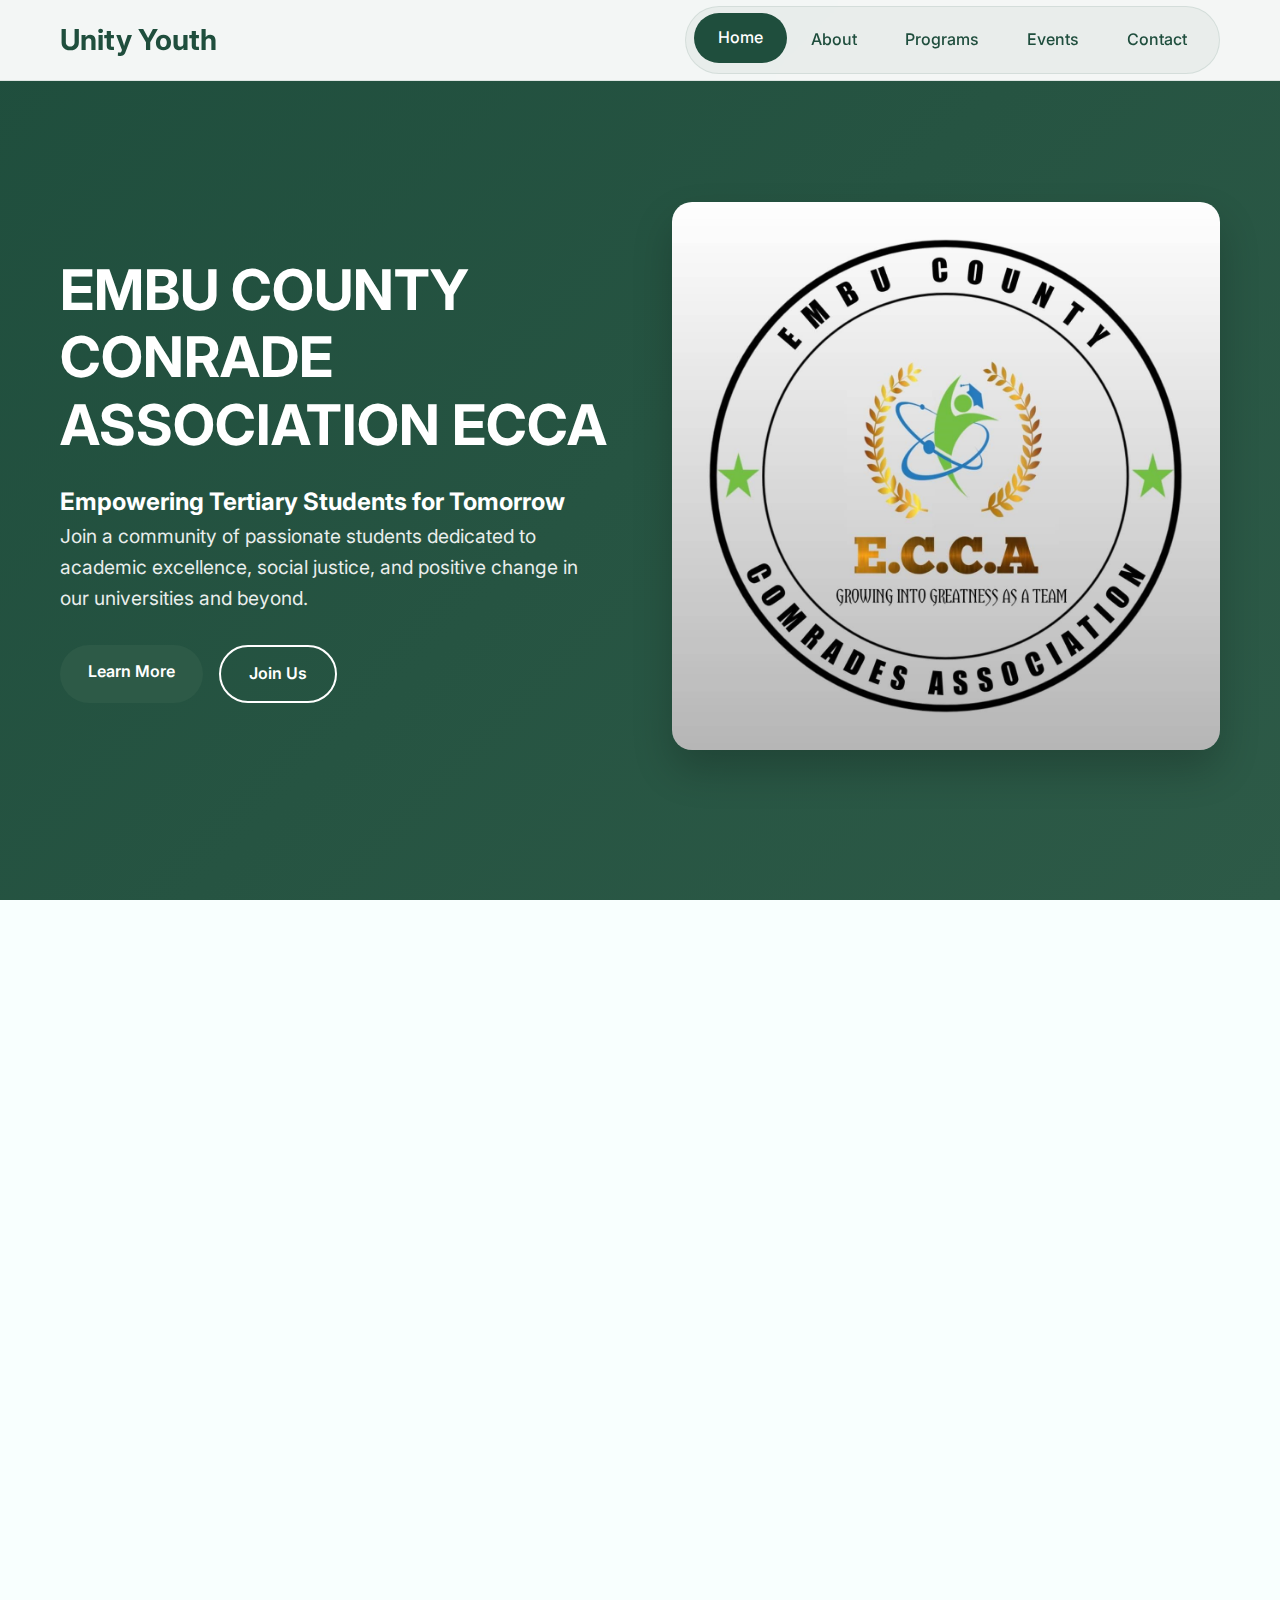
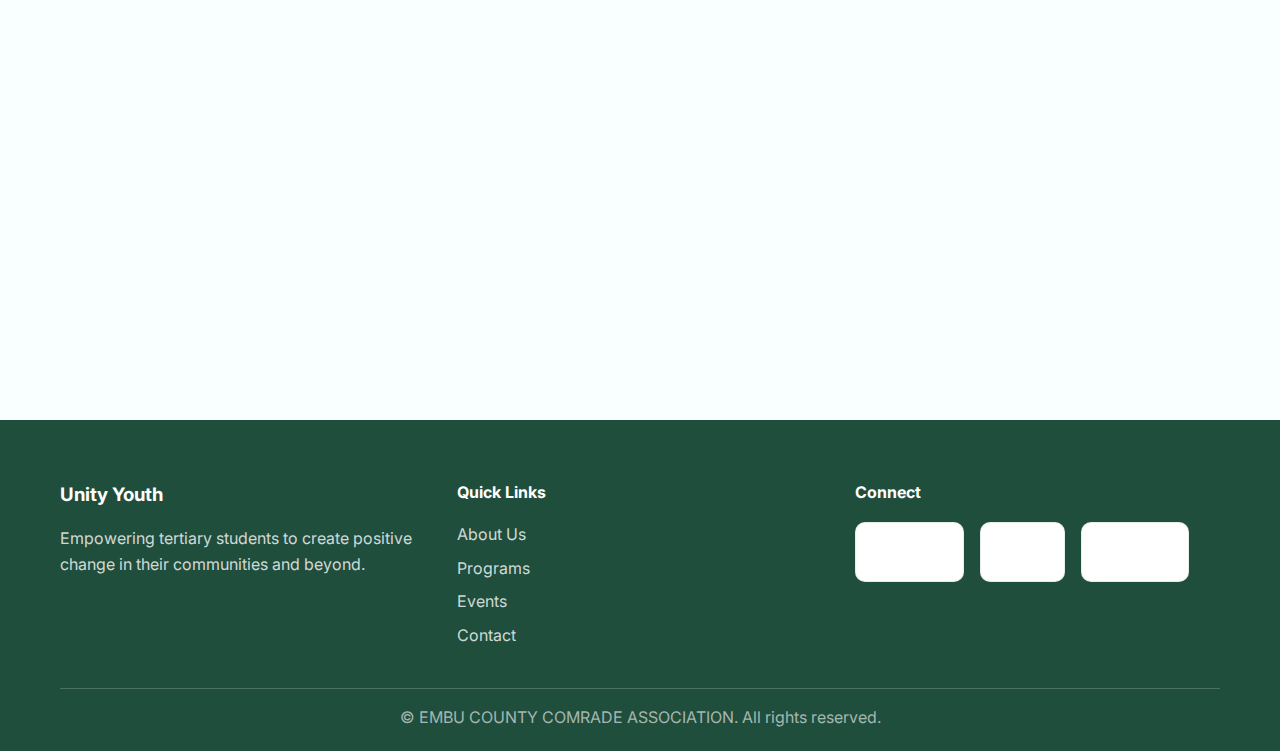
<file: index.html>
<!DOCTYPE html>
<html lang="en">
<head>
    <meta charset="UTF-8">
    <meta name="viewport" content="width=device-width, initial-scale=1.0">
    <title>Unity Youth Organization - Home</title>
    <link rel="stylesheet" href="ecca.css">
    <link href="https://fonts.googleapis.com/css2?family=Inter:wght@300;400;500;600;700&display=swap" rel="stylesheet">
</head>
<body>
    <!-- Animated Background -->
    <div class="animated-bg">
        <div class="floating-shapes">
            <div class="shape shape-1"></div>
            <div class="shape shape-2"></div>
            <div class="shape shape-3"></div>
            <div class="shape shape-4"></div>
            <div class="shape shape-5"></div>
        </div>
    </div>

    <!-- Navigation -->
    <nav class="navbar" id="navbar">
        <div class="nav-container">
            <div class="nav-logo">
                <h2>Unity Youth</h2>
            </div>
            <div class="nav-box">
                <ul class="nav-menu" id="nav-menu">
                    <li class="nav-item">
                        <a href="ecca.html" class="nav-link active">Home</a>
                    </li>
                    <li class="nav-item">
                        <a href="about.html" class="nav-link">About</a>
                    </li>
                    <li class="nav-item">
                        <a href="program.html" class="nav-link">Programs</a>
                    </li>
                    <li class="nav-item">
                        <a href="event.html" class="nav-link">Events</a>
                    </li>
                    <li class="nav-item">
                        <a href="contact.html" class="nav-link">Contact</a>
                    </li>
                </ul>
            </div>
            <div class="nav-toggle" id="mobile-menu">
                <span class="bar"></span>
                <span class="bar"></span>
                <span class="bar"></span>
            </div>
        </div>
    </nav>

    <!-- Hero Section -->
    <section class="hero">
        <div class="hero-container">
            <div class="hero-content">
                <h1 class="hero-title"> EMBU COUNTY CONRADE ASSOCIATION   ECCA</h1> 
                  <h2> Empowering Tertiary Students for Tomorrow
                </h2>
                <p class="hero-description">
                    Join a community of passionate students dedicated to academic excellence, 
                    social justice, and positive change in our universities and beyond.
                </p>
                <div class="hero-buttons">
                    <a href="about.html" class="btn btn-primary">Learn More</a>
                    <a href="contact.html" class="btn btn-secondary">Join Us</a>
                </div>
            </div>
            <div class="hero-image">
                <img src="images/logo.png" alt="Students working together" />
            </div>
        </div>
    </section>

    <!-- Quick Stats -->
    <section class="stats">
        <div class="container">
            <div class="stats-grid">
                <div class="stat-card">
                    <div class="stat-number" data-target="500">0</div>
                    <div class="stat-label">Active Members</div>
                </div>
                <div class="stat-card">
                    <div class="stat-number" data-target="50">0</div>
                    <div class="stat-label">Universities</div>
                </div>
                <div class="stat-card">
                    <div class="stat-number" data-target="200">0</div>
                    <div class="stat-label">Events Held</div>
                </div>
                <div class="stat-card">
                    <div class="stat-number" data-target="1000">0</div>
                    <div class="stat-label">Lives Impacted</div>
                </div>
            </div>
        </div>
    </section>

    <!-- Mission Statement -->
    <section class="mission">
        <div class="container">
            <div class="mission-content">
                <h2>Our Mission</h2>
                <p>To create a unified platform where tertiary students can collaborate, learn, and drive meaningful change in their communities while building lasting networks that transcend institutional boundaries.</p>
                <div class="mission-values">
                    <div class="value">
                        <h3>Unity</h3>
                        <p>Bringing students together across all institutions</p>
                    </div>
                    <div class="value">
                        <h3>Excellence</h3>
                        <p>Striving for academic and personal growth</p>
                    </div>
                    <div class="value">
                        <h3>Impact</h3>
                        <p>Creating positive change in our communities</p>
                    </div>
                </div>
            </div>
        </div>
    </section>

    <!-- Footer -->
    <footer class="footer">
        <div class="container">
            <div class="footer-content">
                <div class="footer-section">
                    <h3>Unity Youth</h3>
                    <p>Empowering tertiary students to create positive change in their communities and beyond.</p>
                </div>
                <div class="footer-section">
                    <h4>Quick Links</h4>
                    <ul>
                        <li><a href="about.html">About Us</a></li>
                        <li><a href="program.html">Programs</a></li>
                        <li><a href="event.html">Events</a></li>
                        <li><a href="contact.html">Contact</a></li>
                    </ul>
                </div>
                <div class="footer-section">
                    <h4>Connect</h4>
                    <div class="footer-social">
                        <a href="#" class="social-link">Facebook</a>
                        <a href="#" class="social-link">Twitter</a>
                        <a href="#" class="social-link">Instagram</a>
                    </div>
                </div>
            </div>
            <div class="footer-bottom">
                <p>&copy; EMBU COUNTY COMRADE ASSOCIATION. All rights reserved.</p>
            </div>
        </div>
    </footer>

    <script src="ecca.js"></script>
</body>
</html>
</file>
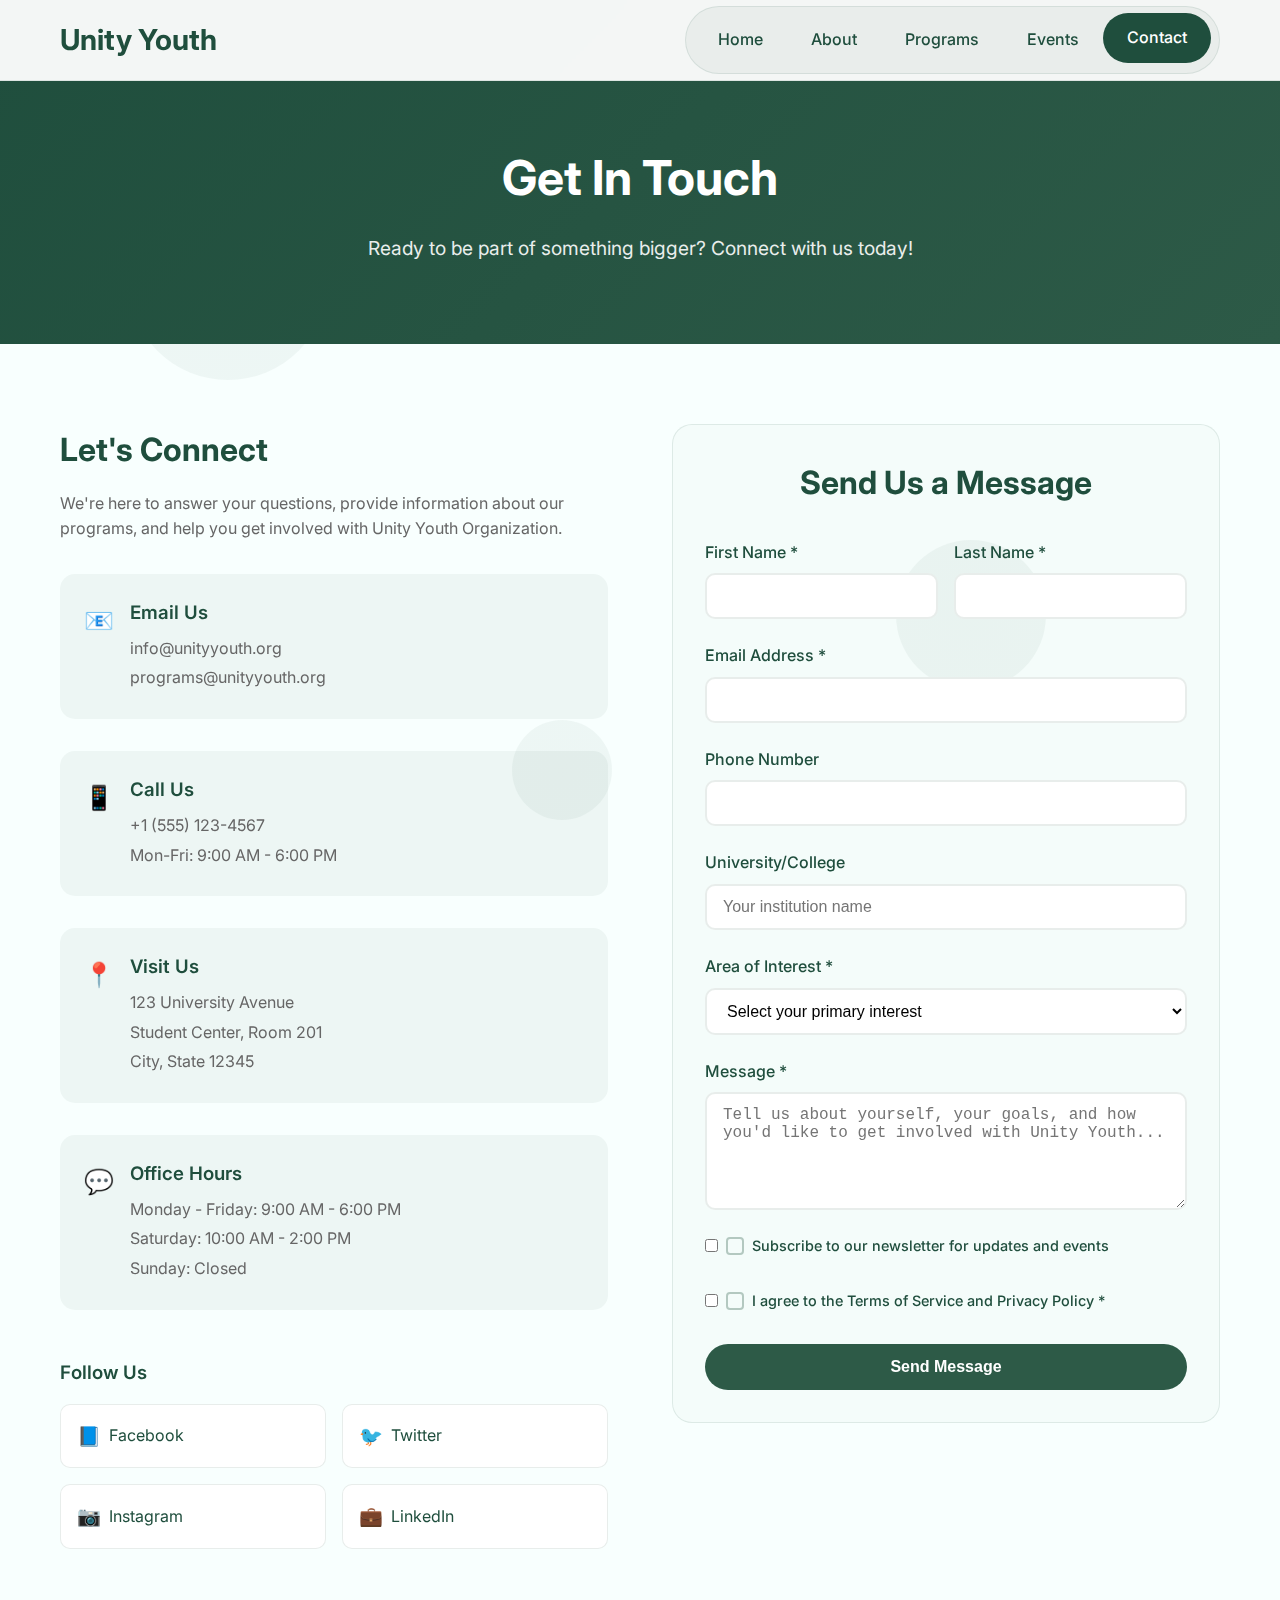
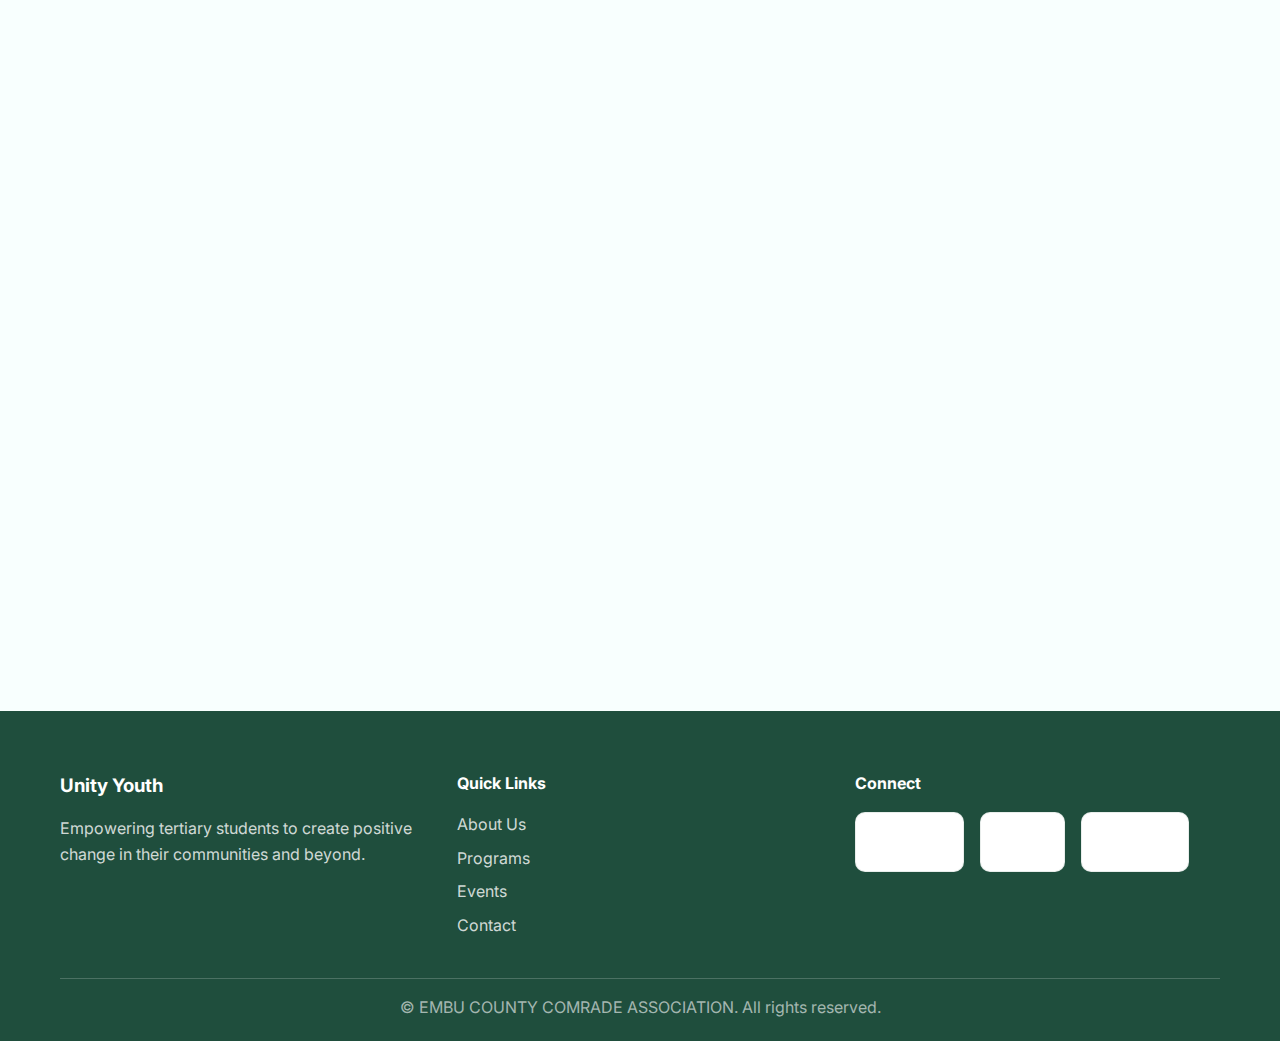
<file: contact.html>
<!DOCTYPE html>
<html lang="en">
<head>
    <meta charset="UTF-8">
    <meta name="viewport" content="width=device-width, initial-scale=1.0">
    <title>Unity Youth Organization - Contact</title>
    <link rel="stylesheet" href="ecca.css">
    <link href="https://fonts.googleapis.com/css2?family=Inter:wght@300;400;500;600;700&display=swap" rel="stylesheet">
</head>
<body>
    <!-- Animated Background -->
    <div class="animated-bg">
        <div class="gradient-orbs">
            <div class="orb orb-1"></div>
            <div class="orb orb-2"></div>
            <div class="orb orb-3"></div>
        </div>
    </div>

    <!-- Navigation -->
    <nav class="navbar" id="navbar">
        <div class="nav-container">
            <div class="nav-logo">
                <h2>Unity Youth</h2>
            </div>
            <div class="nav-box">
                <ul class="nav-menu" id="nav-menu">
                    <li class="nav-item">
                        <a href="ecca.html" class="nav-link">Home</a>
                    </li>
                    <li class="nav-item">
                        <a href="about.html" class="nav-link">About</a>
                    </li>
                    <li class="nav-item">
                        <a href="program.html" class="nav-link">Programs</a>
                    </li>
                    <li class="nav-item">
                        <a href="event.html" class="nav-link">Events</a>
                    </li>
                    <li class="nav-item">
                        <a href="contact.html" class="nav-link active">Contact</a>
                    </li>
                </ul>
            </div>
            <div class="nav-toggle" id="mobile-menu">
                <span class="bar"></span>
                <span class="bar"></span>
                <span class="bar"></span>
            </div>
        </div>
    </nav>

    <!-- Page Header -->
    <section class="page-header">
        <div class="container">
            <h1>Get In Touch</h1>
            <p>Ready to be part of something bigger? Connect with us today!</p>
        </div>
    </section>

    <!-- Contact Section -->
    <section class="contact">
        <div class="container">
            <div class="contact-grid">
                <div class="contact-info">
                    <h2>Let's Connect</h2>
                    <p>We're here to answer your questions, provide information about our programs, and help you get involved with Unity Youth Organization.</p>
                    
                    <div class="contact-methods">
                        <div class="contact-method">
                            <div class="method-icon">📧</div>
                            <div class="method-content">
                                <h3>Email Us</h3>
                                <p>info@unityyouth.org</p>
                                <p>programs@unityyouth.org</p>
                            </div>
                        </div>
                        
                        <div class="contact-method">
                            <div class="method-icon">📱</div>
                            <div class="method-content">
                                <h3>Call Us</h3>
                                <p>+1 (555) 123-4567</p>
                                <p>Mon-Fri: 9:00 AM - 6:00 PM</p>
                            </div>
                        </div>
                        
                        <div class="contact-method">
                            <div class="method-icon">📍</div>
                            <div class="method-content">
                                <h3>Visit Us</h3>
                                <p>123 University Avenue</p>
                                <p>Student Center, Room 201</p>
                                <p>City, State 12345</p>
                            </div>
                        </div>
                        
                        <div class="contact-method">
                            <div class="method-icon">💬</div>
                            <div class="method-content">
                                <h3>Office Hours</h3>
                                <p>Monday - Friday: 9:00 AM - 6:00 PM</p>
                                <p>Saturday: 10:00 AM - 2:00 PM</p>
                                <p>Sunday: Closed</p>
                            </div>
                        </div>
                    </div>
                    
                    <div class="social-connect">
                        <h3>Follow Us</h3>
                        <div class="social-links">
                            <a href="#" class="social-link">
                                <span class="social-icon">📘</span>
                                <span>Facebook</span>
                            </a>
                            <a href="#" class="social-link">
                                <span class="social-icon">🐦</span>
                                <span>Twitter</span>
                            </a>
                            <a href="#" class="social-link">
                                <span class="social-icon">📷</span>
                                <span>Instagram</span>
                            </a>
                            <a href="#" class="social-link">
                                <span class="social-icon">💼</span>
                                <span>LinkedIn</span>
                            </a>
                        </div>
                    </div>
                </div>
                
                <div class="contact-form-section">
                    <div class="form-container">
                        <h2>Send Us a Message</h2>
                        <form id="contactForm" class="contact-form">
                            <div class="form-row">
                                <div class="form-group">
                                    <label for="firstName">First Name *</label>
                                    <input type="text" id="firstName" name="firstName" required>
                                </div>
                                <div class="form-group">
                                    <label for="lastName">Last Name *</label>
                                    <input type="text" id="lastName" name="lastName" required>
                                </div>
                            </div>
                            
                            <div class="form-group">
                                <label for="email">Email Address *</label>
                                <input type="email" id="email" name="email" required>
                            </div>
                            
                            <div class="form-group">
                                <label for="phone">Phone Number</label>
                                <input type="tel" id="phone" name="phone">
                            </div>
                            
                            <div class="form-group">
                                <label for="university">University/College</label>
                                <input type="text" id="university" name="university" placeholder="Your institution name">
                            </div>
                            
                            <div class="form-group">
                                <label for="interest">Area of Interest *</label>
                                <select id="interest" name="interest" required>
                                    <option value="">Select your primary interest</option>
                                    <option value="membership">General Membership</option>
                                    <option value="mentorship">Mentorship Program</option>
                                    <option value="leadership">Leadership Development</option>
                                    <option value="volunteer">Volunteer Opportunities</option>
                                    <option value="events">Event Participation</option>
                                    <option value="partnership">Partnership/Collaboration</option>
                                    <option value="other">Other</option>
                                </select>
                            </div>
                            
                            <div class="form-group">
                                <label for="message">Message *</label>
                                <textarea id="message" name="message" rows="5" placeholder="Tell us about yourself, your goals, and how you'd like to get involved with Unity Youth..." required></textarea>
                            </div>
                            
                            <div class="form-group checkbox-group">
                                <label class="checkbox-label">
                                    <input type="checkbox" id="newsletter" name="newsletter">
                                    <span class="checkmark"></span>
                                    Subscribe to our newsletter for updates and events
                                </label>
                            </div>
                            
                            <div class="form-group checkbox-group">
                                <label class="checkbox-label">
                                    <input type="checkbox" id="terms" name="terms" required>
                                    <span class="checkmark"></span>
                                    I agree to the Terms of Service and Privacy Policy *
                                </label>
                            </div>
                            
                            <button type="submit" class="btn btn-primary btn-full">
                                <span class="btn-text">Send Message</span>
                                <span class="btn-loading">Sending...</span>
                            </button>
                        </form>
                    </div>
                </div>
            </div>
        </div>
    </section>

    <!-- FAQ Section -->
    <section class="faq">
        <div class="container">
            <h2>Frequently Asked Questions</h2>
            <div class="faq-grid">
                <div class="faq-item">
                    <div class="faq-question">
                        <h3>How can I become a member?</h3>
                        <span class="faq-toggle">+</span>
                    </div>
                    <div class="faq-answer">
                        <p>Simply fill out our contact form above or attend one of our events. We welcome all tertiary students who share our values and want to make a positive impact.</p>
                    </div>
                </div>
                
                <div class="faq-item">
                    <div class="faq-question">
                        <h3>Are there membership fees?</h3>
                        <span class="faq-toggle">+</span>
                    </div>
                    <div class="faq-answer">
                        <p>No, membership in Unity Youth Organization is completely free. We believe in making our programs accessible to all students regardless of their financial situation.</p>
                    </div>
                </div>
                
                <div class="faq-item">
                    <div class="faq-question">
                        <h3>Can students from any university join?</h3>
                        <span class="faq-toggle">+</span>
                    </div>
                    <div class="faq-answer">
                        <p>Yes! We welcome students from all tertiary institutions. Our goal is to create connections across different universities and colleges.</p>
                    </div>
                </div>
                
                <div class="faq-item">
                    <div class="faq-question">
                        <h3>How much time commitment is required?</h3>
                        <span class="faq-toggle">+</span>
                    </div>
                    <div class="faq-answer">
                        <p>The time commitment is flexible and depends on your level of involvement. You can participate in events occasionally or take on leadership roles for more engagement.</p>
                    </div>
                </div>
            </div>
        </div>
    </section>

    <!-- Footer -->
    <footer class="footer">
        <div class="container">
            <div class="footer-content">
                <div class="footer-section">
                    <h3>Unity Youth</h3>
                    <p>Empowering tertiary students to create positive change in their communities and beyond.</p>
                </div>
                <div class="footer-section">
                    <h4>Quick Links</h4>
                    <ul>
                        <li><a href="about.html">About Us</a></li>
                        <li><a href="program.html">Programs</a></li>
                        <li><a href="event.html">Events</a></li>
                        <li><a href="contact.html">Contact</a></li>
                    </ul>
                </div>
                <div class="footer-section">
                    <h4>Connect</h4>
                    <div class="footer-social">
                        <a href="#" class="social-link">Facebook</a>
                        <a href="#" class="social-link">Twitter</a>
                        <a href="#" class="social-link">Instagram</a>
                    </div>
                </div>
            </div>
            <div class="footer-bottom">
                <p>&copy; EMBU COUNTY COMRADE ASSOCIATION. All rights reserved.</p>
            </div>
        </div>
    </footer>

    <script src="ecca.js"></script>
</body>
</html>
</file>
<file: ecca.css>
/* Reset and Base Styles */
* {
  margin: 0;
  padding: 0;
  box-sizing: border-box;
}

body {
  font-family: "Inter", sans-serif;
  line-height: 1.6;
  color: #333;
  overflow-x: hidden;
  background-color: #f8fffe;
}

.container {
  max-width: 1200px;
  margin: 0 auto;
  padding: 0 20px;
}

/* Animated Backgrounds */
.animated-bg {
  position: fixed;
  top: 0;
  left: 0;
  width: 100%;
  height: 100%;
  z-index: -1;
  overflow: hidden;
}

/* Floating Shapes Animation (Home) */
.floating-shapes {
  position: relative;
  width: 100%;
  height: 100%;
}

.shape {
  position: absolute;
  background: linear-gradient(135deg, #1f4e3d, #2d5a47);
  border-radius: 50%;
  opacity: 0.1;
  animation: float 20s infinite linear;
}

.shape-1 {
  width: 80px;
  height: 80px;
  top: 20%;
  left: 10%;
  animation-delay: 0s;
}

.shape-2 {
  width: 120px;
  height: 120px;
  top: 60%;
  left: 80%;
  animation-delay: -5s;
}

.shape-3 {
  width: 60px;
  height: 60px;
  top: 80%;
  left: 20%;
  animation-delay: -10s;
}

.shape-4 {
  width: 100px;
  height: 100px;
  top: 30%;
  left: 70%;
  animation-delay: -15s;
}

.shape-5 {
  width: 90px;
  height: 90px;
  top: 10%;
  left: 50%;
  animation-delay: -7s;
}

@keyframes float {
  0% {
    transform: translateY(0px) rotate(0deg);
  }
  50% {
    transform: translateY(-100px) rotate(180deg);
  }
  100% {
    transform: translateY(0px) rotate(360deg);
  }
}

/* Wave Animation (About) */
.wave-animation {
  position: relative;
  width: 100%;
  height: 100%;
}

.wave {
  position: absolute;
  bottom: 0;
  left: 0;
  width: 100%;
  height: 100px;
  background: linear-gradient(135deg, #1f4e3d, #2d5a47);
  opacity: 0.05;
  animation: wave 15s infinite linear;
}

.wave-1 {
  animation-delay: 0s;
}

.wave-2 {
  animation-delay: -5s;
  opacity: 0.03;
}

.wave-3 {
  animation-delay: -10s;
  opacity: 0.02;
}

@keyframes wave {
  0% {
    transform: translateX(-100%);
  }
  100% {
    transform: translateX(100%);
  }
}

/* Particle System (Programs) */
.particle-system {
  position: relative;
  width: 100%;
  height: 100%;
}

.particle {
  position: absolute;
  width: 4px;
  height: 4px;
  background: #1f4e3d;
  border-radius: 50%;
  opacity: 0.3;
  animation: particle-float 25s infinite linear;
}

.particle:nth-child(1) {
  top: 10%;
  left: 10%;
  animation-delay: 0s;
}
.particle:nth-child(2) {
  top: 20%;
  left: 80%;
  animation-delay: -3s;
}
.particle:nth-child(3) {
  top: 70%;
  left: 20%;
  animation-delay: -6s;
}
.particle:nth-child(4) {
  top: 80%;
  left: 70%;
  animation-delay: -9s;
}
.particle:nth-child(5) {
  top: 30%;
  left: 50%;
  animation-delay: -12s;
}
.particle:nth-child(6) {
  top: 60%;
  left: 30%;
  animation-delay: -15s;
}
.particle:nth-child(7) {
  top: 40%;
  left: 90%;
  animation-delay: -18s;
}
.particle:nth-child(8) {
  top: 90%;
  left: 60%;
  animation-delay: -21s;
}

@keyframes particle-float {
  0% {
    transform: translateY(0px) translateX(0px);
    opacity: 0;
  }
  10% {
    opacity: 0.3;
  }
  90% {
    opacity: 0.3;
  }
  100% {
    transform: translateY(-100vh) translateX(50px);
    opacity: 0;
  }
}

/* Geometric Animation (Events) */
.geometric-animation {
  position: relative;
  width: 100%;
  height: 100%;
}

.geometric-shape {
  position: absolute;
  border: 2px solid #1f4e3d;
  opacity: 0.1;
  animation: geometric-rotate 30s infinite linear;
}

.geometric-shape.shape-1 {
  width: 100px;
  height: 100px;
  top: 20%;
  left: 20%;
  animation-delay: 0s;
}

.geometric-shape.shape-2 {
  width: 80px;
  height: 80px;
  top: 60%;
  left: 70%;
  animation-delay: -7s;
  border-radius: 50%;
}

.geometric-shape.shape-3 {
  width: 120px;
  height: 120px;
  top: 80%;
  left: 30%;
  animation-delay: -15s;
  transform: rotate(45deg);
}

.geometric-shape.shape-4 {
  width: 60px;
  height: 60px;
  top: 30%;
  left: 80%;
  animation-delay: -22s;
  border-radius: 30%;
}

@keyframes geometric-rotate {
  0% {
    transform: rotate(0deg) scale(1);
  }
  50% {
    transform: rotate(180deg) scale(1.2);
  }
  100% {
    transform: rotate(360deg) scale(1);
  }
}

/* Gradient Orbs (Contact) */
.gradient-orbs {
  position: relative;
  width: 100%;
  height: 100%;
}

.orb {
  position: absolute;
  border-radius: 50%;
  background: radial-gradient(circle, #1f4e3d, #2d5a47);
  opacity: 0.05;
  animation: orb-pulse 20s infinite ease-in-out;
}

.orb-1 {
  width: 200px;
  height: 200px;
  top: 20%;
  left: 10%;
  animation-delay: 0s;
}

.orb-2 {
  width: 150px;
  height: 150px;
  top: 60%;
  left: 70%;
  animation-delay: -7s;
}

.orb-3 {
  width: 100px;
  height: 100px;
  top: 80%;
  left: 40%;
  animation-delay: -14s;
}

@keyframes orb-pulse {
  0%,
  100% {
    transform: scale(1);
    opacity: 0.05;
  }
  50% {
    transform: scale(1.5);
    opacity: 0.1;
  }
}

/* Navigation */
.navbar {
  position: fixed;
  top: 0;
  width: 100%;
  background: rgba(255, 255, 255, 0.95);
  backdrop-filter: blur(10px);
  z-index: 1000;
  transition: all 0.3s ease;
  border-bottom: 1px solid rgba(31, 78, 61, 0.1);
}

.navbar.scrolled {
  background: rgba(255, 255, 255, 0.98);
  box-shadow: 0 2px 20px rgba(31, 78, 61, 0.1);
}

.nav-container {
  max-width: 1200px;
  margin: 0 auto;
  padding: 0 20px;
  display: flex;
  justify-content: space-between;
  align-items: center;
  height: 80px;
}

.nav-logo h2 {
  color: #1f4e3d;
  font-weight: 700;
  font-size: 1.8rem;
}

.nav-box {
  background: rgba(31, 78, 61, 0.05);
  border-radius: 50px;
  padding: 8px;
  border: 1px solid rgba(31, 78, 61, 0.1);
}

.nav-menu {
  display: flex;
  list-style: none;
  gap: 0;
  margin: 0;
  padding: 0;
}

.nav-item {
  margin: 0;
}

.nav-link {
  text-decoration: none;
  color: #1f4e3d;
  font-weight: 500;
  padding: 12px 24px;
  border-radius: 40px;
  transition: all 0.3s ease;
  position: relative;
  display: block;
}

.nav-link:hover,
.nav-link.active {
  background: #1f4e3d;
  color: white;
  transform: translateY(-2px);
}

.nav-toggle {
  display: none;
  flex-direction: column;
  cursor: pointer;
}

.bar {
  width: 25px;
  height: 3px;
  background-color: #1f4e3d;
  margin: 3px 0;
  transition: 0.3s;
}

/* Page Header */
.page-header {
  padding: 140px 0 80px;
  background: linear-gradient(135deg, #1f4e3d 0%, #2d5a47 100%);
  color: white;
  text-align: center;
}

.page-header h1 {
  font-size: 3rem;
  font-weight: 700;
  margin-bottom: 1rem;
}

.page-header p {
  font-size: 1.2rem;
  opacity: 0.9;
  max-width: 600px;
  margin: 0 auto;
}

/* Hero Section */
.hero {
  padding: 140px 0 80px;
  background: linear-gradient(135deg, #1f4e3d 0%, #2d5a47 100%);
  color: white;
  min-height: 100vh;
  display: flex;
  align-items: center;
}

.hero-container {
  max-width: 1200px;
  margin: 0 auto;
  padding: 0 20px;
  display: grid;
  grid-template-columns: 1fr 1fr;
  gap: 4rem;
  align-items: center;
}

.hero-title {
  font-size: 3.5rem;
  font-weight: 700;
  margin-bottom: 1.5rem;
  line-height: 1.2;
}

.hero-description {
  font-size: 1.2rem;
  margin-bottom: 2rem;
  opacity: 0.9;
}

.hero-buttons {
  display: flex;
  gap: 1rem;
}

.btn {
  padding: 14px 28px;
  border: none;
  border-radius: 50px;
  font-size: 1rem;
  font-weight: 600;
  cursor: pointer;
  transition: all 0.3s ease;
  text-decoration: none;
  display: inline-block;
  text-align: center;
  position: relative;
  overflow: hidden;
}

.btn-primary {
  background: #2d5a47;
  color: white;
}

.btn-primary:hover {
  background: #1f4e3d;
  transform: translateY(-3px);
  box-shadow: 0 10px 25px rgba(31, 78, 61, 0.3);
}

.btn-secondary {
  background: transparent;
  color: white;
  border: 2px solid white;
}

.btn-secondary:hover {
  background: white;
  color: #1f4e3d;
  transform: translateY(-3px);
}

.btn-full {
  width: 100%;
}

.hero-image img {
  width: 100%;
  height: auto;
  border-radius: 20px;
  box-shadow: 0 20px 40px rgba(0, 0, 0, 0.2);
}

/* Stats Section */
.stats {
  padding: 80px 0;
  background: white;
}

.stats-grid {
  display: grid;
  grid-template-columns: repeat(auto-fit, minmax(200px, 1fr));
  gap: 2rem;
}

.stat-card {
  text-align: center;
  padding: 2rem;
  background: rgba(31, 78, 61, 0.05);
  border-radius: 20px;
  border: 1px solid rgba(31, 78, 61, 0.1);
}

.stat-number {
  font-size: 3rem;
  font-weight: 700;
  color: #1f4e3d;
  display: block;
  margin-bottom: 0.5rem;
}

.stat-label {
  font-size: 1.1rem;
  color: #666;
  font-weight: 500;
}

/* Mission Section */
.mission {
  padding: 80px 0;
  background: rgba(31, 78, 61, 0.02);
}

.mission-content {
  text-align: center;
  max-width: 800px;
  margin: 0 auto;
}

.mission h2 {
  font-size: 2.5rem;
  font-weight: 700;
  margin-bottom: 2rem;
  color: #1f4e3d;
}

.mission p {
  font-size: 1.2rem;
  color: #666;
  margin-bottom: 3rem;
  line-height: 1.8;
}

.mission-values {
  display: grid;
  grid-template-columns: repeat(auto-fit, minmax(250px, 1fr));
  gap: 2rem;
  margin-top: 3rem;
}

.value {
  text-align: center;
  padding: 2rem;
  background: white;
  border-radius: 15px;
  box-shadow: 0 5px 15px rgba(31, 78, 61, 0.1);
}

.value h3 {
  font-size: 1.3rem;
  font-weight: 600;
  margin-bottom: 1rem;
  color: #1f4e3d;
}

.value p {
  color: #666;
  font-size: 1rem;
  margin: 0;
}

/* About Content */
.about-content {
  padding: 80px 0;
}

.about-grid {
  display: grid;
  grid-template-columns: 1fr 1fr;
  gap: 4rem;
  align-items: center;
}

.about-text h2 {
  font-size: 2.5rem;
  font-weight: 700;
  margin-bottom: 2rem;
  color: #1f4e3d;
}

.about-text p {
  font-size: 1.1rem;
  color: #666;
  margin-bottom: 1.5rem;
  line-height: 1.8;
}

.about-image img {
  width: 100%;
  height: auto;
  border-radius: 15px;
  box-shadow: 0 10px 30px rgba(31, 78, 61, 0.1);
}

/* Values Section */
.values {
  padding: 80px 0;
  background: rgba(31, 78, 61, 0.02);
}

.values h2 {
  text-align: center;
  font-size: 2.5rem;
  font-weight: 700;
  margin-bottom: 3rem;
  color: #1f4e3d;
}

.values-grid {
  display: grid;
  grid-template-columns: repeat(auto-fit, minmax(300px, 1fr));
  gap: 2rem;
}

.value-card {
  background: white;
  padding: 2rem;
  border-radius: 15px;
  text-align: center;
  box-shadow: 0 5px 15px rgba(31, 78, 61, 0.1);
  transition: transform 0.3s ease, box-shadow 0.3s ease;
}

.value-card:hover {
  transform: translateY(-5px);
  box-shadow: 0 15px 35px rgba(31, 78, 61, 0.15);
}

.value-icon {
  font-size: 3rem;
  margin-bottom: 1rem;
}

.value-card h3 {
  font-size: 1.5rem;
  font-weight: 600;
  margin-bottom: 1rem;
  color: #1f4e3d;
}

.value-card p {
  color: #666;
  line-height: 1.6;
}

/* History Section */
.history {
  padding: 80px 0;
}

.history-content h2 {
  text-align: center;
  font-size: 2.5rem;
  font-weight: 700;
  margin-bottom: 3rem;
  color: #1f4e3d;
}

.timeline {
  max-width: 800px;
  margin: 0 auto;
  position: relative;
}

.timeline::before {
  content: "";
  position: absolute;
  left: 50%;
  top: 0;
  bottom: 0;
  width: 2px;
  background: #1f4e3d;
  transform: translateX(-50%);
}

.timeline-item {
  display: flex;
  margin-bottom: 3rem;
  position: relative;
}

.timeline-item:nth-child(odd) {
  flex-direction: row;
}

.timeline-item:nth-child(even) {
  flex-direction: row-reverse;
}

.timeline-year {
  background: #1f4e3d;
  color: white;
  padding: 1rem;
  border-radius: 50%;
  font-weight: 700;
  min-width: 80px;
  text-align: center;
  position: absolute;
  left: 50%;
  transform: translateX(-50%);
  z-index: 2;
}

.timeline-content {
  background: white;
  padding: 2rem;
  border-radius: 15px;
  box-shadow: 0 5px 15px rgba(31, 78, 61, 0.1);
  width: 45%;
  margin-left: auto;
  margin-right: auto;
}

.timeline-item:nth-child(odd) .timeline-content {
  margin-right: 55%;
}

.timeline-item:nth-child(even) .timeline-content {
  margin-left: 55%;
}

.timeline-content h3 {
  font-size: 1.3rem;
  font-weight: 600;
  margin-bottom: 1rem;
  color: #1f4e3d;
}

.timeline-content p {
  color: #666;
  line-height: 1.6;
}

/* Team Section */
.team {
  padding: 80px 0;
  background: white;
}

.team .section-header {
  text-align: center;
  margin-bottom: 4rem;
}

.team .section-header h2 {
  font-size: 2.5rem;
  font-weight: 700;
  margin-bottom: 1rem;
  color: #1f4e3d;
}

.team .section-header p {
  font-size: 1.1rem;
  color: #666;
  max-width: 600px;
  margin: 0 auto;
}

.team-grid {
  display: grid;
  grid-template-columns: repeat(auto-fit, minmax(280px, 1fr));
  gap: 2rem;
  max-width: 1400px;
  margin: 0 auto;
}

.team-member {
  background: rgba(31, 78, 61, 0.02);
  border-radius: 20px;
  padding: 2rem;
  text-align: center;
  transition: all 0.3s ease;
  border: 1px solid rgba(31, 78, 61, 0.1);
  position: relative;
  overflow: hidden;
}

.team-member::before {
  content: "";
  position: absolute;
  top: 0;
  left: 0;
  right: 0;
  height: 4px;
  background: linear-gradient(90deg, #1f4e3d, #2d5a47);
  transform: scaleX(0);
  transition: transform 0.3s ease;
}

.team-member:hover::before {
  transform: scaleX(1);
}

.team-member:hover {
  transform: translateY(-10px);
  box-shadow: 0 20px 40px rgba(31, 78, 61, 0.15);
  background: white;
}

.member-image {
  margin-bottom: 1.5rem;
  position: relative;
}

.member-image img {
  width: 150px;
  height: 150px;
  border-radius: 50%;
  object-fit: cover;
  border: 4px solid #1f4e3d;
  transition: all 0.3s ease;
  box-shadow: 0 8px 25px rgba(31, 78, 61, 0.2);
}

.team-member:hover .member-image img {
  transform: scale(1.05);
  border-color: #2d5a47;
}

.member-info h3 {
  font-size: 1.3rem;
  font-weight: 600;
  margin-bottom: 0.5rem;
  color: #1f4e3d;
}

.member-role {
  font-size: 1rem;
  font-weight: 500;
  color: #2d5a47;
  margin-bottom: 1rem;
  text-transform: uppercase;
  letter-spacing: 0.5px;
}

.member-description {
  font-size: 0.9rem;
  color: #666;
  line-height: 1.5;
  margin: 0;
}

/* Team responsive adjustments */
@media (max-width: 1200px) {
  .team-grid {
    grid-template-columns: repeat(auto-fit, minmax(250px, 1fr));
    gap: 1.5rem;
  }
}

@media (max-width: 768px) {
  .team-grid {
    grid-template-columns: repeat(auto-fit, minmax(280px, 1fr));
    gap: 2rem;
  }

  .team-member {
    padding: 1.5rem;
  }

  .member-image img {
    width: 120px;
    height: 120px;
  }
}

@media (max-width: 480px) {
  .team-grid {
    grid-template-columns: 1fr;
  }

  .team {
    padding: 60px 0;
  }
}

/* Programs Section */
.programs {
  padding: 80px 0;
}

.programs-grid {
  display: grid;
  grid-template-columns: repeat(auto-fit, minmax(400px, 1fr));
  gap: 3rem;
}

.program-card {
  background: white;
  border-radius: 20px;
  overflow: hidden;
  box-shadow: 0 10px 30px rgba(31, 78, 61, 0.1);
  transition: transform 0.3s ease, box-shadow 0.3s ease;
}

.program-card:hover {
  transform: translateY(-10px);
  box-shadow: 0 20px 50px rgba(31, 78, 61, 0.15);
}

.program-image {
  position: relative;
  overflow: hidden;
}

.program-image img {
  width: 100%;
  height: 250px;
  object-fit: cover;
  transition: transform 0.3s ease;
}

.program-card:hover .program-image img {
  transform: scale(1.05);
}

.program-content {
  padding: 2rem;
}

.program-content h3 {
  font-size: 1.5rem;
  font-weight: 600;
  margin-bottom: 1rem;
  color: #1f4e3d;
}

.program-content > p {
  color: #666;
  margin-bottom: 1.5rem;
  line-height: 1.6;
}

.program-features h4 {
  font-size: 1.1rem;
  font-weight: 600;
  margin-bottom: 1rem;
  color: #1f4e3d;
}

.program-features ul {
  list-style: none;
  padding: 0;
  margin-bottom: 2rem;
}

.program-features li {
  padding: 0.5rem 0;
  color: #666;
  position: relative;
  padding-left: 1.5rem;
}

.program-features li::before {
  content: "✓";
  position: absolute;
  left: 0;
  color: #2d5a47;
  font-weight: bold;
}

.program-stats {
  display: flex;
  gap: 2rem;
  margin-bottom: 2rem;
  padding: 1rem;
  background: rgba(31, 78, 61, 0.05);
  border-radius: 10px;
}

.stat {
  text-align: center;
}

.stat .stat-number {
  font-size: 1.5rem;
  font-weight: 700;
  color: #1f4e3d;
  display: block;
}

.stat .stat-label {
  font-size: 0.9rem;
  color: #666;
}

/* Events Filter */
.events-filter {
  padding: 40px 0;
  background: rgba(31, 78, 61, 0.02);
}

.filter-buttons {
  display: flex;
  justify-content: center;
  gap: 1rem;
  flex-wrap: wrap;
}

.filter-btn {
  padding: 10px 20px;
  border: 2px solid #1f4e3d;
  background: transparent;
  color: #1f4e3d;
  border-radius: 25px;
  cursor: pointer;
  transition: all 0.3s ease;
  font-weight: 500;
}

.filter-btn:hover,
.filter-btn.active {
  background: #1f4e3d;
  color: white;
}

/* Events Section */
.events {
  padding: 80px 0;
}

.events-grid {
  display: grid;
  grid-template-columns: repeat(auto-fit, minmax(400px, 1fr));
  gap: 2rem;
}

.event-card {
  background: white;
  border-radius: 20px;
  overflow: hidden;
  box-shadow: 0 10px 30px rgba(31, 78, 61, 0.1);
  transition: transform 0.3s ease, box-shadow 0.3s ease;
}

.event-card:hover {
  transform: translateY(-5px);
  box-shadow: 0 20px 50px rgba(31, 78, 61, 0.15);
}

.event-image {
  position: relative;
  overflow: hidden;
}

.event-image img {
  width: 100%;
  height: 200px;
  object-fit: cover;
}

.event-date-badge {
  position: absolute;
  top: 15px;
  right: 15px;
  background: #1f4e3d;
  color: white;
  padding: 10px;
  border-radius: 10px;
  text-align: center;
  min-width: 60px;
}

.event-date-badge .day {
  display: block;
  font-size: 1.2rem;
  font-weight: 700;
}

.event-date-badge .month {
  display: block;
  font-size: 0.8rem;
  text-transform: uppercase;
}

.event-content {
  padding: 1.5rem;
}

.event-category {
  display: inline-block;
  background: rgba(31, 78, 61, 0.1);
  color: #1f4e3d;
  padding: 4px 12px;
  border-radius: 15px;
  font-size: 0.8rem;
  font-weight: 600;
  margin-bottom: 1rem;
}

.event-content h3 {
  font-size: 1.3rem;
  font-weight: 600;
  margin-bottom: 1rem;
  color: #1f4e3d;
}

.event-content > p {
  color: #666;
  margin-bottom: 1.5rem;
  line-height: 1.6;
}

.event-details {
  margin-bottom: 1.5rem;
}

.event-detail {
  display: flex;
  align-items: center;
  gap: 0.5rem;
  margin-bottom: 0.5rem;
  font-size: 0.9rem;
  color: #666;
}

.detail-icon {
  font-size: 1rem;
}

.event-actions {
  display: flex;
  gap: 1rem;
}

.event-actions .btn {
  flex: 1;
  padding: 10px 20px;
  font-size: 0.9rem;
}

/* Past Events */
.past-events {
  padding: 80px 0;
  background: rgba(31, 78, 61, 0.02);
}

.past-events h2 {
  text-align: center;
  font-size: 2.5rem;
  font-weight: 700;
  margin-bottom: 3rem;
  color: #1f4e3d;
}

.past-events-grid {
  display: grid;
  grid-template-columns: repeat(auto-fit, minmax(300px, 1fr));
  gap: 2rem;
}

.past-event-card {
  background: white;
  border-radius: 15px;
  overflow: hidden;
  box-shadow: 0 5px 15px rgba(31, 78, 61, 0.1);
  transition: transform 0.3s ease;
}

.past-event-card:hover {
  transform: translateY(-5px);
}

.past-event-card img {
  width: 100%;
  height: 150px;
  object-fit: cover;
}

.past-event-content {
  padding: 1.5rem;
}

.past-event-content h3 {
  font-size: 1.2rem;
  font-weight: 600;
  margin-bottom: 0.5rem;
  color: #1f4e3d;
}

.past-event-content p {
  color: #666;
  font-size: 0.9rem;
}

/* Contact Section */
.contact {
  padding: 80px 0;
}

.contact-grid {
  display: grid;
  grid-template-columns: 1fr 1fr;
  gap: 4rem;
}

.contact-info h2 {
  font-size: 2rem;
  font-weight: 700;
  margin-bottom: 1rem;
  color: #1f4e3d;
}

.contact-info > p {
  color: #666;
  margin-bottom: 2rem;
  line-height: 1.6;
}

.contact-methods {
  margin-bottom: 3rem;
}

.contact-method {
  display: flex;
  align-items: flex-start;
  gap: 1rem;
  margin-bottom: 2rem;
  padding: 1.5rem;
  background: rgba(31, 78, 61, 0.05);
  border-radius: 15px;
}

.method-icon {
  font-size: 1.5rem;
  margin-top: 0.25rem;
}

.method-content h3 {
  font-weight: 600;
  margin-bottom: 0.5rem;
  color: #1f4e3d;
}

.method-content p {
  color: #666;
  margin: 0.25rem 0;
}

.social-connect h3 {
  font-weight: 600;
  margin-bottom: 1rem;
  color: #1f4e3d;
}

.social-links {
  display: grid;
  grid-template-columns: repeat(2, 1fr);
  gap: 1rem;
}

.social-link {
  display: flex;
  align-items: center;
  gap: 0.5rem;
  padding: 1rem;
  background: white;
  border: 1px solid rgba(31, 78, 61, 0.1);
  border-radius: 10px;
  text-decoration: none;
  color: #1f4e3d;
  transition: all 0.3s ease;
}

.social-link:hover {
  background: #1f4e3d;
  color: white;
  transform: translateY(-2px);
}

.social-icon {
  font-size: 1.2rem;
}

/* Contact Form */
.form-container {
  background: rgba(31, 78, 61, 0.02);
  padding: 2rem;
  border-radius: 20px;
  border: 1px solid rgba(31, 78, 61, 0.1);
}

.form-container h2 {
  font-size: 2rem;
  font-weight: 700;
  margin-bottom: 2rem;
  color: #1f4e3d;
  text-align: center;
}

.contact-form {
  display: flex;
  flex-direction: column;
  gap: 1.5rem;
}

.form-row {
  display: grid;
  grid-template-columns: 1fr 1fr;
  gap: 1rem;
}

.form-group {
  display: flex;
  flex-direction: column;
}

.form-group label {
  font-weight: 500;
  margin-bottom: 0.5rem;
  color: #1f4e3d;
}

.form-group input,
.form-group select,
.form-group textarea {
  width: 100%;
  padding: 12px 16px;
  border: 2px solid rgba(31, 78, 61, 0.1);
  border-radius: 10px;
  font-size: 1rem;
  transition: border-color 0.3s ease;
  background: white;
}

.form-group input:focus,
.form-group select:focus,
.form-group textarea:focus {
  outline: none;
  border-color: #1f4e3d;
}

.checkbox-group {
  flex-direction: row;
  align-items: center;
  gap: 0.5rem;
}

.checkbox-label {
  display: flex;
  align-items: center;
  gap: 0.5rem;
  cursor: pointer;
  font-size: 0.9rem;
  color: #666;
}

.checkbox-label input[type="checkbox"] {
  width: auto;
  margin: 0;
}

.checkmark {
  width: 18px;
  height: 18px;
  border: 2px solid rgba(31, 78, 61, 0.3);
  border-radius: 4px;
  position: relative;
}

.checkbox-label input[type="checkbox"]:checked + .checkmark {
  background: #1f4e3d;
  border-color: #1f4e3d;
}

.checkbox-label input[type="checkbox"]:checked + .checkmark::after {
  content: "✓";
  position: absolute;
  top: 50%;
  left: 50%;
  transform: translate(-50%, -50%);
  color: white;
  font-size: 12px;
  font-weight: bold;
}

/* FAQ Section */
.faq {
  padding: 80px 0;
  background: rgba(31, 78, 61, 0.02);
}

.faq h2 {
  text-align: center;
  font-size: 2.5rem;
  font-weight: 700;
  margin-bottom: 3rem;
  color: #1f4e3d;
}

.faq-grid {
  max-width: 800px;
  margin: 0 auto;
}

.faq-item {
  background: white;
  border-radius: 15px;
  margin-bottom: 1rem;
  box-shadow: 0 5px 15px rgba(31, 78, 61, 0.1);
  overflow: hidden;
}

.faq-question {
  display: flex;
  justify-content: space-between;
  align-items: center;
  padding: 1.5rem;
  cursor: pointer;
  transition: background-color 0.3s ease;
}

.faq-question:hover {
  background: rgba(31, 78, 61, 0.05);
}

.faq-question h3 {
  font-size: 1.1rem;
  font-weight: 600;
  color: #1f4e3d;
  margin: 0;
}

.faq-toggle {
  font-size: 1.5rem;
  font-weight: bold;
  color: #1f4e3d;
  transition: transform 0.3s ease;
}

.faq-item.active .faq-toggle {
  transform: rotate(45deg);
}

.faq-answer {
  max-height: 0;
  overflow: hidden;
  transition: max-height 0.3s ease;
}

.faq-item.active .faq-answer {
  max-height: 200px;
}

.faq-answer p {
  padding: 0 1.5rem 1.5rem;
  color: #666;
  line-height: 1.6;
  margin: 0;
}

/* Footer */
.footer {
  background: #1f4e3d;
  color: white;
  padding: 60px 0 20px;
}

.footer-content {
  display: grid;
  grid-template-columns: repeat(auto-fit, minmax(250px, 1fr));
  gap: 2rem;
  margin-bottom: 2rem;
}

.footer-section h3,
.footer-section h4 {
  margin-bottom: 1rem;
  color: white;
}

.footer-section p {
  color: rgba(255, 255, 255, 0.8);
  line-height: 1.6;
}

.footer-section ul {
  list-style: none;
}

.footer-section ul li {
  margin-bottom: 0.5rem;
}

.footer-section a {
  color: rgba(255, 255, 255, 0.8);
  text-decoration: none;
  transition: color 0.3s ease;
}

.footer-section a:hover {
  color: white;
}

.footer-social {
  display: flex;
  gap: 1rem;
}

.footer-bottom {
  border-top: 1px solid rgba(255, 255, 255, 0.2);
  padding-top: 1rem;
  text-align: center;
  color: rgba(255, 255, 255, 0.6);
}

/* Button Loading State */
.btn.loading .btn-text {
  opacity: 0;
}

.btn.loading .btn-loading {
  position: absolute;
  top: 50%;
  left: 50%;
  transform: translate(-50%, -50%);
}

.btn-loading {
  display: none;
}

.btn.loading .btn-loading {
  display: block;
}

/* Responsive Design */
@media (max-width: 768px) {
  .nav-box {
    display: none;
  }

  .nav-menu {
    position: fixed;
    left: -100%;
    top: 80px;
    flex-direction: column;
    background-color: white;
    width: 100%;
    text-align: center;
    transition: 0.3s;
    box-shadow: 0 10px 27px rgba(31, 78, 61, 0.1);
    padding: 2rem 0;
    gap: 0;
  }

  .nav-menu.active {
    left: 0;
  }

  .nav-menu .nav-link {
    border-radius: 0;
    padding: 1rem 2rem;
    margin: 0;
  }

  .nav-toggle {
    display: flex;
  }

  .nav-toggle.active .bar:nth-child(2) {
    opacity: 0;
  }

  .nav-toggle.active .bar:nth-child(1) {
    transform: translateY(8px) rotate(45deg);
  }

  .nav-toggle.active .bar:nth-child(3) {
    transform: translateY(-8px) rotate(-45deg);
  }

  .hero-container {
    grid-template-columns: 1fr;
    text-align: center;
    gap: 2rem;
  }

  .hero-title {
    font-size: 2.5rem;
  }

  .page-header h1 {
    font-size: 2.5rem;
  }

  .hero-buttons {
    justify-content: center;
    flex-wrap: wrap;
  }

  .contact-grid,
  .about-grid {
    grid-template-columns: 1fr;
    gap: 2rem;
  }

  .programs-grid,
  .events-grid {
    grid-template-columns: 1fr;
  }

  .form-row {
    grid-template-columns: 1fr;
  }

  .timeline::before {
    left: 20px;
  }

  .timeline-item {
    flex-direction: row;
    padding-left: 50px;
  }

  .timeline-year {
    left: 20px;
    transform: translateX(-50%);
  }

  .timeline-content {
    width: 100%;
    margin: 0;
  }

  .timeline-item:nth-child(odd) .timeline-content,
  .timeline-item:nth-child(even) .timeline-content {
    margin: 0;
  }

  .social-links {
    grid-template-columns: 1fr;
  }

  .stats-grid {
    grid-template-columns: repeat(2, 1fr);
  }

  .mission-values {
    grid-template-columns: 1fr;
  }
}

@media (max-width: 480px) {
  .hero-title {
    font-size: 2rem;
  }

  .page-header h1 {
    font-size: 2rem;
  }

  .hero-buttons {
    flex-direction: column;
    align-items: center;
  }

  .btn {
    width: 100%;
    max-width: 250px;
  }

  .stats-grid {
    grid-template-columns: 1fr;
  }

  .values-grid {
    grid-template-columns: 1fr;
  }

  .filter-buttons {
    flex-direction: column;
    align-items: center;
  }

  .filter-btn {
    width: 200px;
  }

  .event-actions {
    flex-direction: column;
  }

  .program-stats {
    flex-direction: column;
    gap: 1rem;
  }
}

/* Animations */
@keyframes fadeInUp {
  from {
    opacity: 0;
    transform: translateY(30px);
  }
  to {
    opacity: 1;
    transform: translateY(0);
  }
}

.fade-in-up {
  animation: fadeInUp 0.6s ease-out;
}

/* Smooth scrolling */
html {
  scroll-behavior: smooth;
}

/* Custom scrollbar */
::-webkit-scrollbar {
  width: 8px;
}

::-webkit-scrollbar-track {
  background: #f1f1f1;
}

::-webkit-scrollbar-thumb {
  background: #1f4e3d;
  border-radius: 4px;
}

::-webkit-scrollbar-thumb:hover {
  background: #2d5a47;
}
</file>
